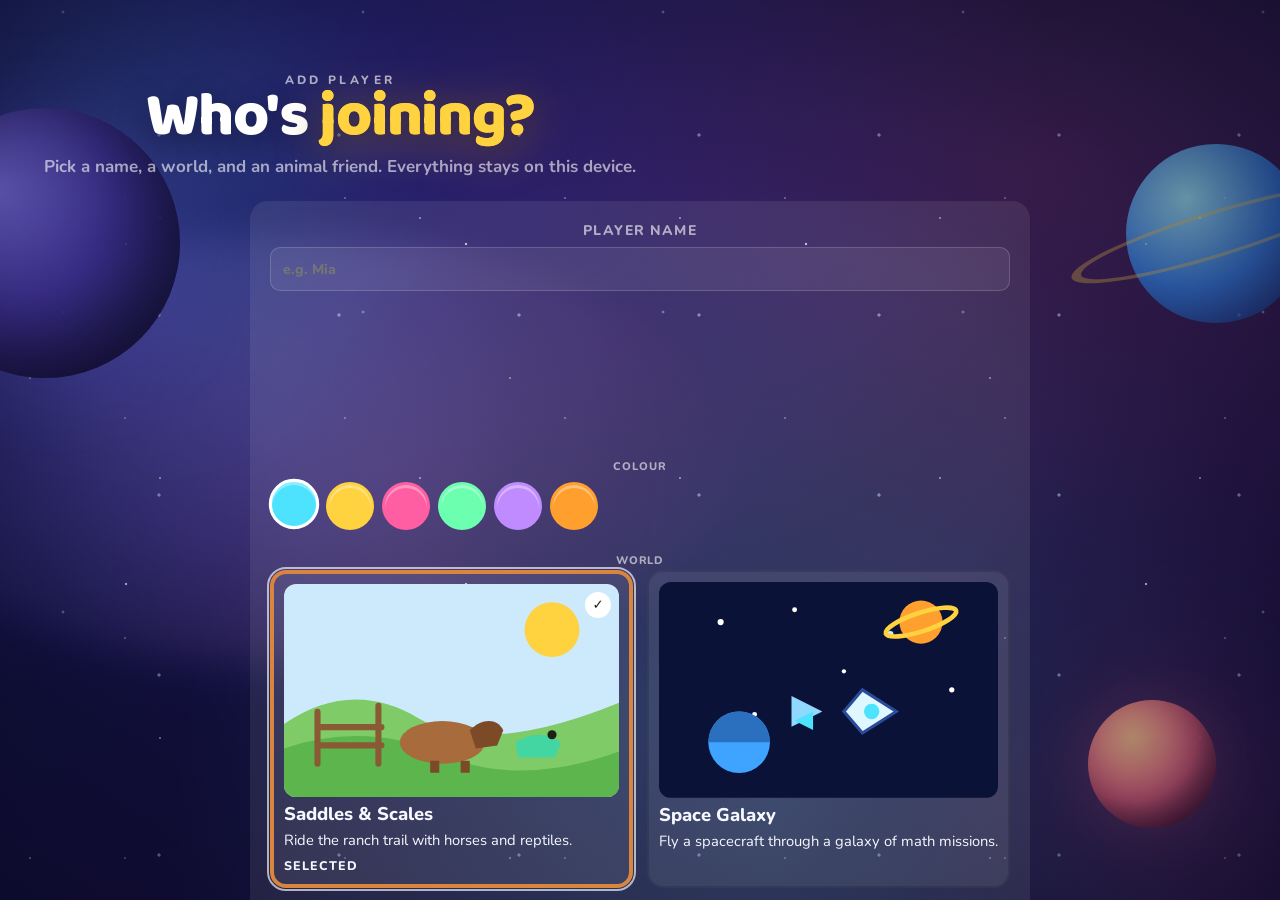
<file: index.html>
<!doctype html>
<html lang="en">
  <head>
    <meta charset="UTF-8" />
    <link rel="icon" type="image/svg+xml" href="./favicon.svg" />
    <link rel="apple-touch-icon" href="./apple-touch-icon.png" />
    <meta
      name="viewport"
      content="width=device-width, initial-scale=1, maximum-scale=1, user-scalable=no, viewport-fit=cover"
    />
    <meta name="theme-color" content="#0a0f33" />
    <meta name="mobile-web-app-capable" content="yes" />
    <meta name="apple-mobile-web-app-capable" content="yes" />
    <meta name="apple-mobile-web-app-status-bar-style" content="black-translucent" />
    <meta name="apple-mobile-web-app-title" content="Star Sums" />
    <meta
      name="description"
      content="Star Sums is a bright, kid-friendly space math arcade with arithmetic, fractions, decimals, percents, and custom lessons."
    />
    <title>Star Sums - Space Math Arcade</title>
    <script type="module" crossorigin src="./assets/index-CicpO80H.js"></script>
    <link rel="stylesheet" crossorigin href="./assets/index-CAVuT3FB.css">
  <link rel="manifest" href="./manifest.webmanifest"><script id="vite-plugin-pwa:register-sw" src="./registerSW.js"></script></head>
  <body>
    <div id="root"></div>
  </body>
</html>
</file>
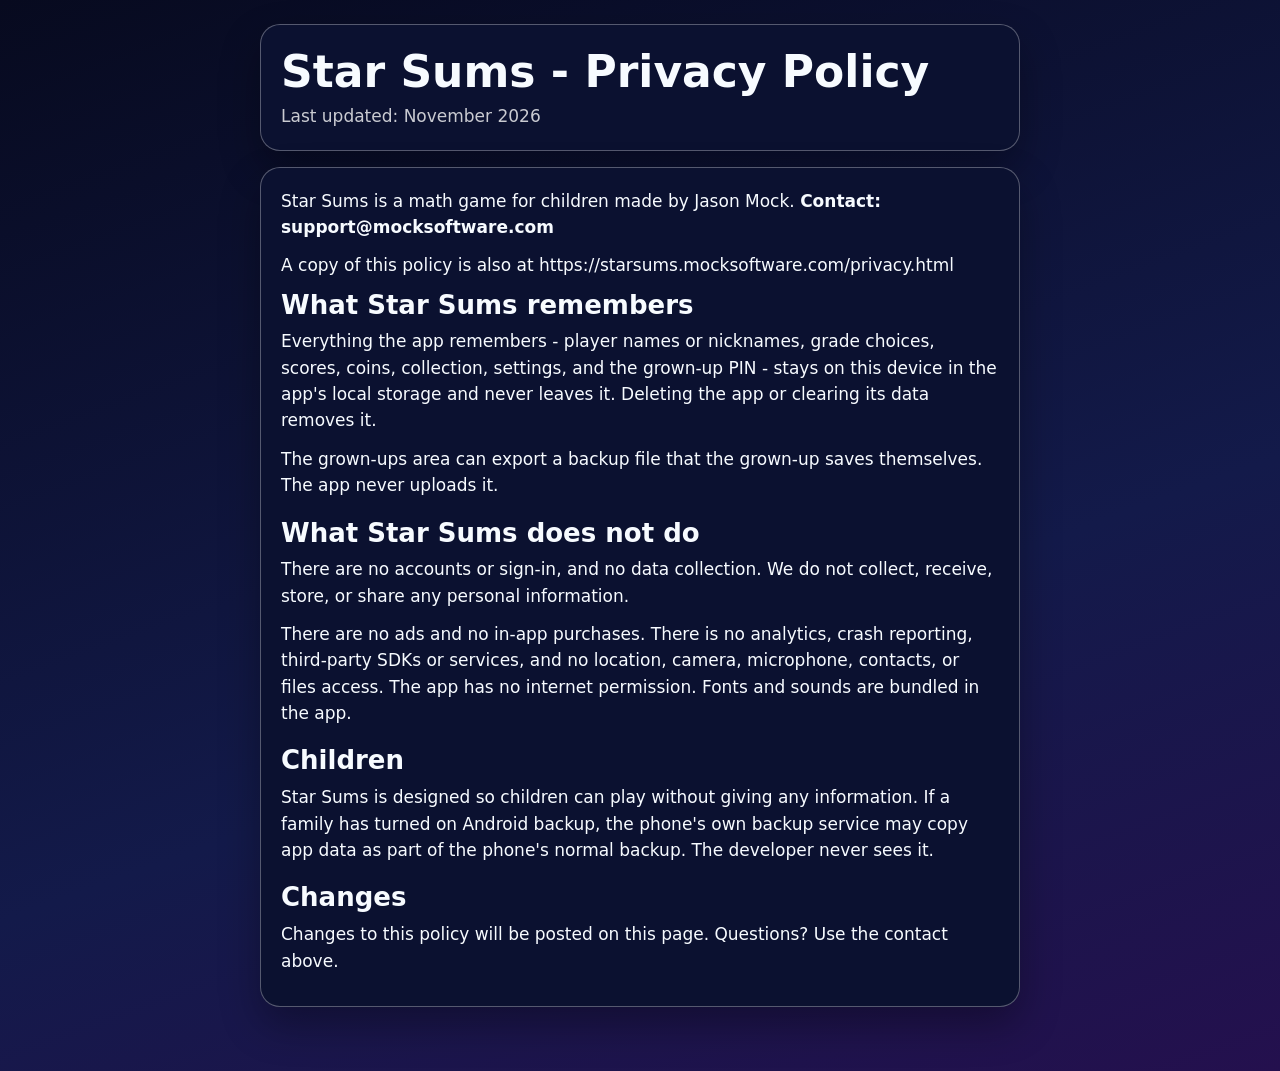
<file: privacy.html>
<!doctype html>
<html lang="en">
  <head>
    <meta charset="utf-8" />
    <meta name="viewport" content="width=device-width, initial-scale=1" />
    <meta name="theme-color" content="#070a1f" />
    <title>Star Sums - Privacy Policy</title>
    <style>
      :root {
        color-scheme: dark;
        font-family: "Segoe UI", system-ui, -apple-system, sans-serif;
        background: #070a1f;
        color: #f7fbff;
      }
      * {
        box-sizing: border-box;
      }
      body {
        margin: 0;
        min-height: 100vh;
        background: linear-gradient(160deg, #070a1f, #131a4a 60%, #24104e);
        font-size: 17px;
        line-height: 1.55;
      }
      main {
        width: min(760px, 100% - 32px);
        margin: 0 auto;
        padding: 24px 0 48px;
      }
      .card {
        border: 1px solid rgba(255, 255, 255, 0.3);
        border-radius: 20px;
        background: #0b1130;
        box-shadow: 0 18px 40px rgba(0, 0, 0, 0.32);
        padding: 20px;
        margin-bottom: 16px;
      }
      h1 {
        margin: 4px 0 8px;
        font-size: clamp(28px, 7vw, 44px);
        line-height: 1.05;
      }
      h2 {
        margin: 0 0 8px;
        font-size: clamp(20px, 4vw, 26px);
        line-height: 1.15;
      }
      p {
        margin: 0 0 12px;
        overflow-wrap: anywhere;
      }
      .updated {
        margin: 0;
        color: rgba(255, 255, 255, 0.78);
      }
      .contact {
        font-weight: 700;
      }
      section {
        margin-top: 20px;
      }
      section:first-of-type {
        margin-top: 0;
      }
    </style>
  </head>
  <body>
    <main>
      <header class="card">
        <h1>Star Sums - Privacy Policy</h1>
        <p class="updated">Last updated: November 2026</p>
      </header>

      <article class="card">
        <p>
          Star Sums is a math game for children made by Jason Mock.
          <span class="contact">Contact: support@mocksoftware.com</span>
        </p>
        <p>
          A copy of this policy is also at
          https://starsums.mocksoftware.com/privacy.html
        </p>

        <section>
          <h2>What Star Sums remembers</h2>
          <p>
            Everything the app remembers - player names or nicknames, grade
            choices, scores, coins, collection, settings, and the grown-up PIN -
            stays on this device in the app's local storage and never leaves it.
            Deleting the app or clearing its data removes it.
          </p>
          <p>
            The grown-ups area can export a backup file that the grown-up saves
            themselves. The app never uploads it.
          </p>
        </section>

        <section>
          <h2>What Star Sums does not do</h2>
          <p>
            There are no accounts or sign-in, and no data collection. We do not
            collect, receive, store, or share any personal information.
          </p>
          <p>
            There are no ads and no in-app purchases. There is no analytics,
            crash reporting, third-party SDKs or services, and no location,
            camera, microphone, contacts, or files access. The app has no
            internet permission. Fonts and sounds are bundled in the app.
          </p>
        </section>

        <section>
          <h2>Children</h2>
          <p>
            Star Sums is designed so children can play without giving any
            information. If a family has turned on Android backup, the phone's
            own backup service may copy app data as part of the phone's normal
            backup. The developer never sees it.
          </p>
        </section>

        <section>
          <h2>Changes</h2>
          <p>
            Changes to this policy will be posted on this page. Questions? Use
            the contact above.
          </p>
        </section>
      </article>
    </main>
  </body>
</html>
</file>
